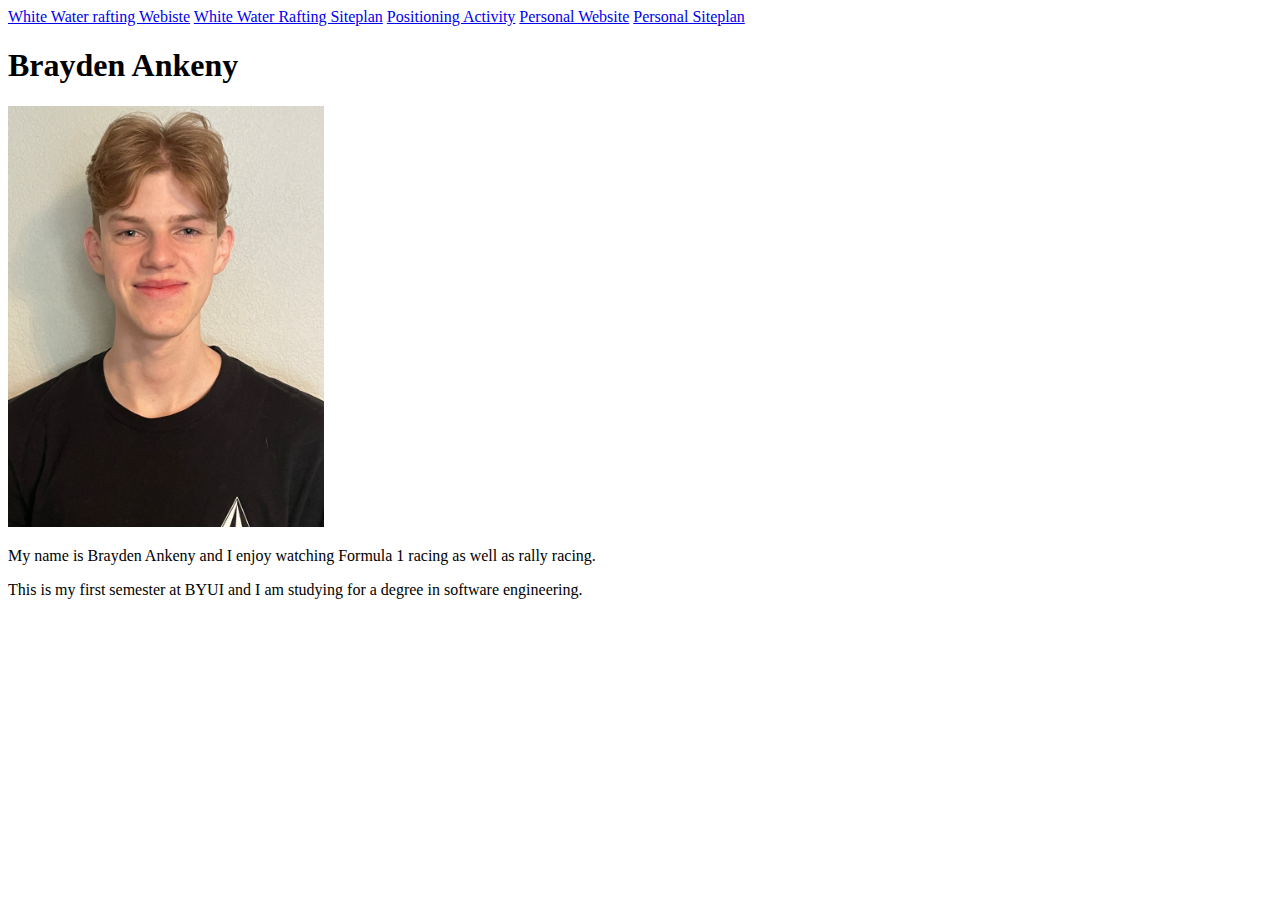
<file: aboutme/index.html>
<!DOCTYPE html>
<html lang="en">
<head>
    <meta charset="UTF-8">
    <meta name="viewport" content="width=device-width, initial-scale=1.0">
    <title>wdd130 | home</title>
</head>
<body>
    <nav>
        <a href="wwr/index.html">White Water rafting Webiste</a>
        <a href="wwr/site-plan-rafting.html">White Water Rafting Siteplan</a>
        <a href="positioning.html">Positioning Activity</a>
        <a href="#">Personal Website</a>
        <a href="#">Personal Siteplan</a>
    </nav>
    <h1>Brayden Ankeny</h1>
    <img src="images/me.jpg" alt="Image of me" width="25%">
    <p> My name is Brayden Ankeny and I enjoy watching Formula 1 racing as well as rally racing.</p>
    <p> This is my first semester at BYUI and I am studying for a degree in software engineering.
</file>
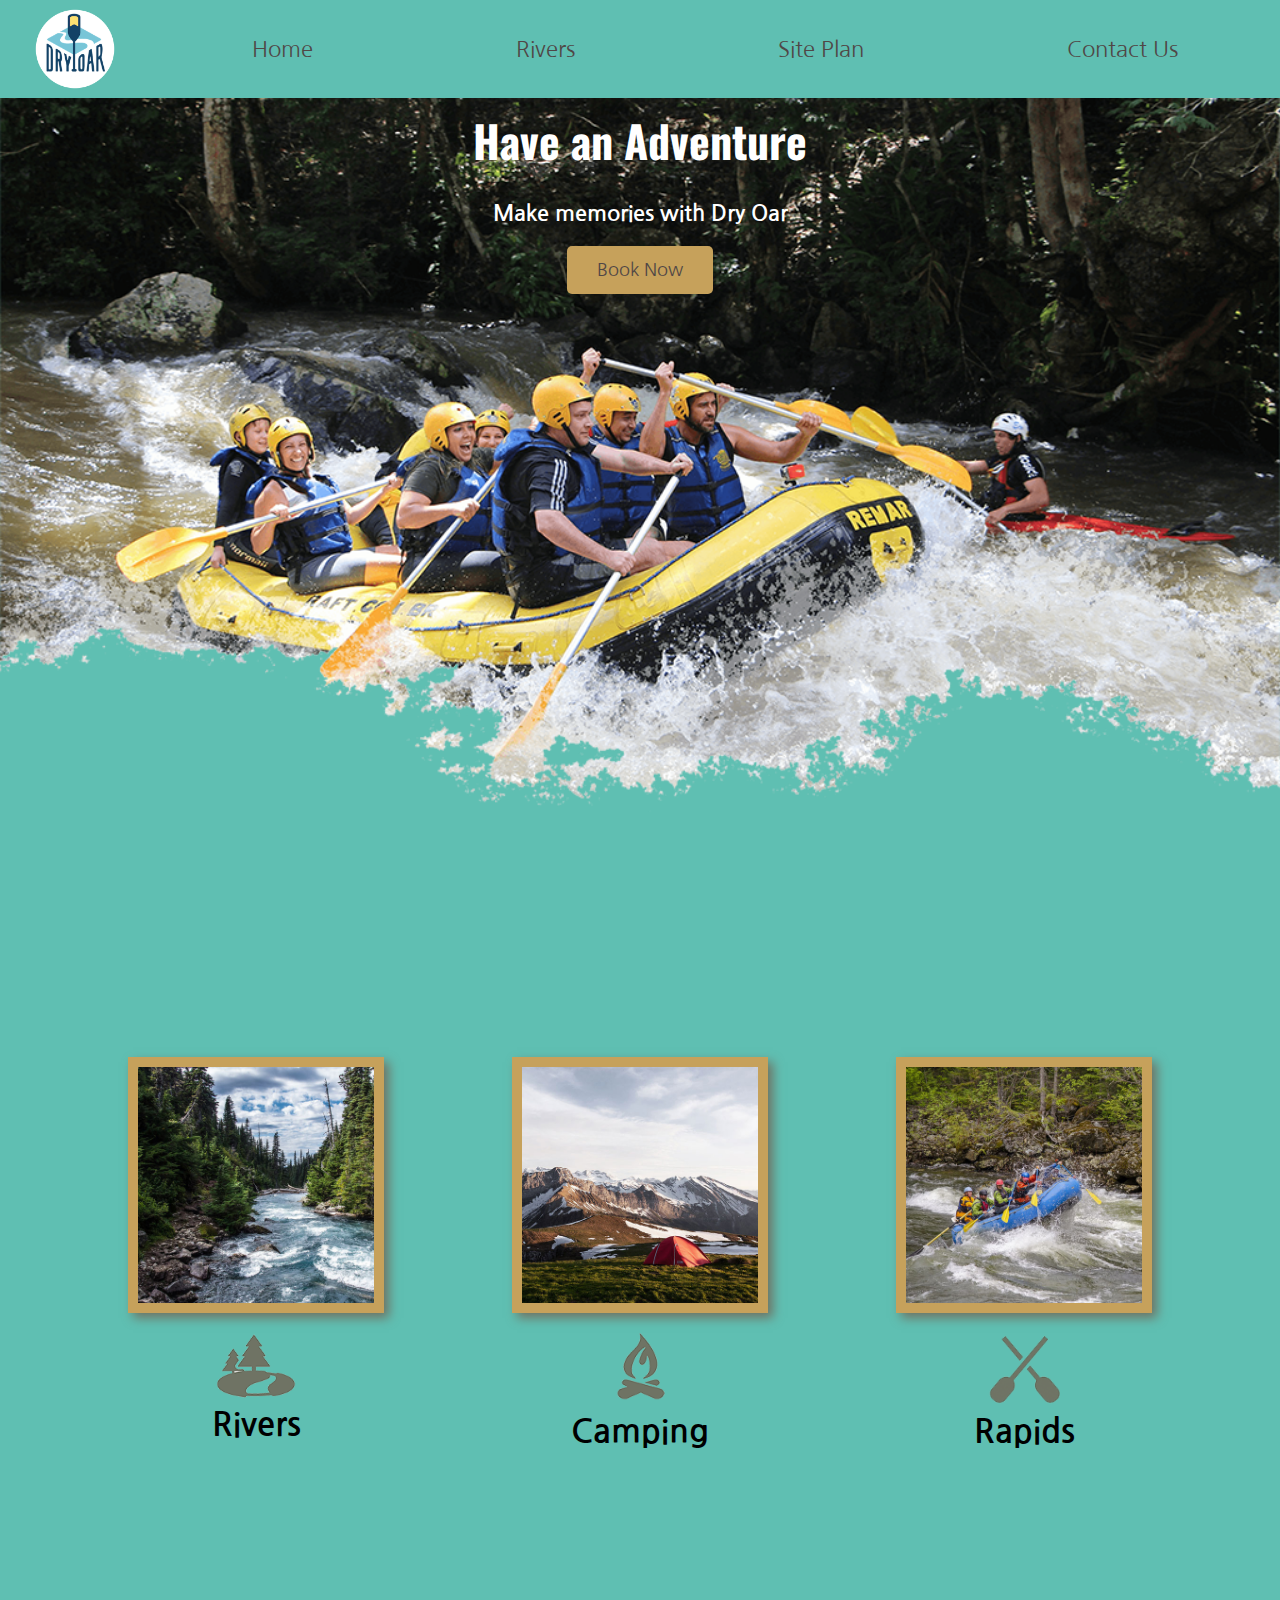
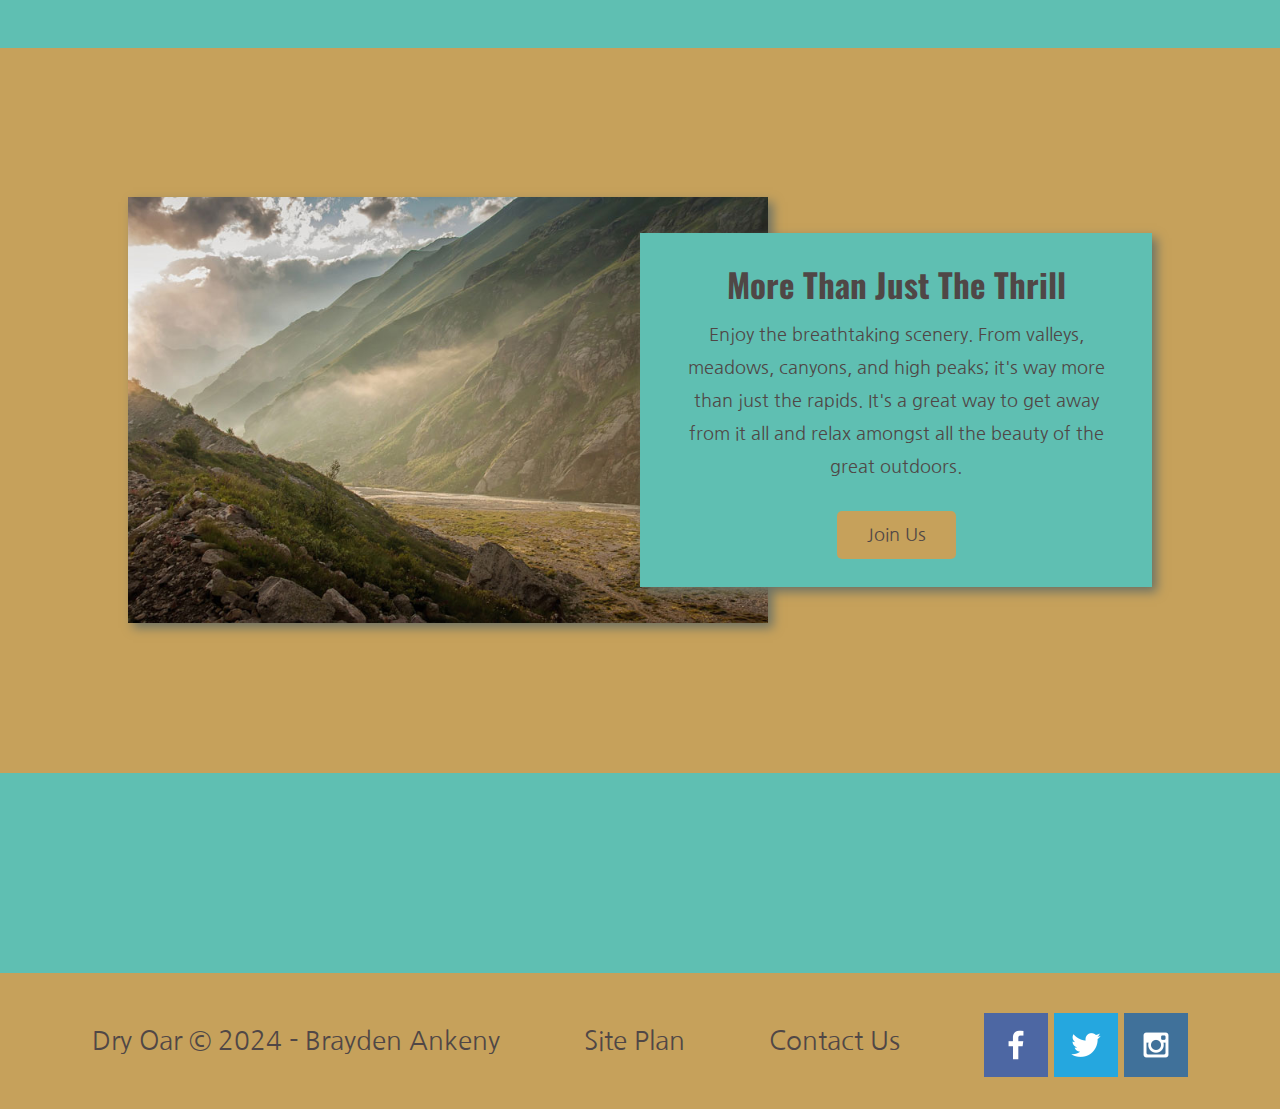
<file: wwr/index.html>
<!DOCTYPE html>
<html lang="en">
<head>
    <meta charset="UTF-8">
    <meta name="viewport" content="width=device-width, initial-scale=1.0">
    <title>White Water Rafting | Home</title>
    <link rel="stylesheet" href="styles/style.css">
</head>
<body>
    <div id="content">
        <header>
            <a id="logo_link" href="index.html">
                <img class="logo" src="images/logo.png" alt="Dry Oar Logo">
            </a>
            <nav>
                <a href="index.html">Home</a>
                <a href="rivers.html">Rivers</a>
                <a href="site-plan-rafting.html">Site Plan</a>
                <a href="contactus.html">Contact Us</a>
            </nav>
        </header>
        <div id="hero">
            <div id="hero-box">
                <img id="hero-img" src="images/hero.png" alt="People enjoying white water rafting">
            </div>
            <section id="hero-msg">
                <h1 class="home-title">Have an Adventure</h1>
                <h4>Make memories with Dry Oar</h4>
                <div class="button-box">
                    <a class="book" href="contactus.html"> Book Now</a>
                </div>
            </section>
        </div>
        <main class="home-grid">
            <section class="rivers-card">
                <img class="card-img" src="images/rivers.jpg" alt="river in forest">
            <img class="icon" src="images/river_icon.png" alt="river icon">
            <h2>Rivers</h2>
            </section>
            <section class="camping-card">
                <img class="card-img" src="images/camping.jpg" alt="tent in mountains">
                <img class="icon" src="images/fire_icon.png" alt="fire icon">
                <h2>Camping</h2>
            </section>
            <section class="rapids-card">
                <img class="card-img" src="images/rapids.jpg" alt="rafting boat">
                <img class="icon" src="images/oars.png" alt="oars icon">
                <h2>Rapids</h2>
            </section>
            <div id="background"></div>
            <img class="mountains" src="images/mountains.jpg" alt="Misty mountains">
            <section class="msg">
                <h2>More Than Just The Thrill</h2>
                <p>Enjoy the breathtaking scenery. From valleys, meadows, canyons, and high peaks; it's way more than just the rapids. It's a great way to get away from it all and relax amongst all the beauty of the great outdoors. </p>
                <a class='join' href="rivers.html">Join Us</a>
            </section>
        </main>
        <footer>
            <p>Dry Oar &copy; 2024 - Brayden Ankeny</p>
            <p><a href="site-plan-rafting.html">Site Plan</a></p>
            <p><a href="contactus.html">Contact Us</a></p>
            <div class="social">
                <a href="https://facebook.com" target="_blank">
                    <img src="images/facebook.png" alt="fb icon">
                </a>
                <a href="https://twitter.com" target="_blank">
                    <img src="images/twitter.png" alt="twitter icon">
                </a>
                <a href="https://instagram.com" target="_blank">
                    <img src="images/instagram.png" alt="instagram icon">
                </a>
            </div>
        </footer>
    </div>
</body>
</html>
</file>
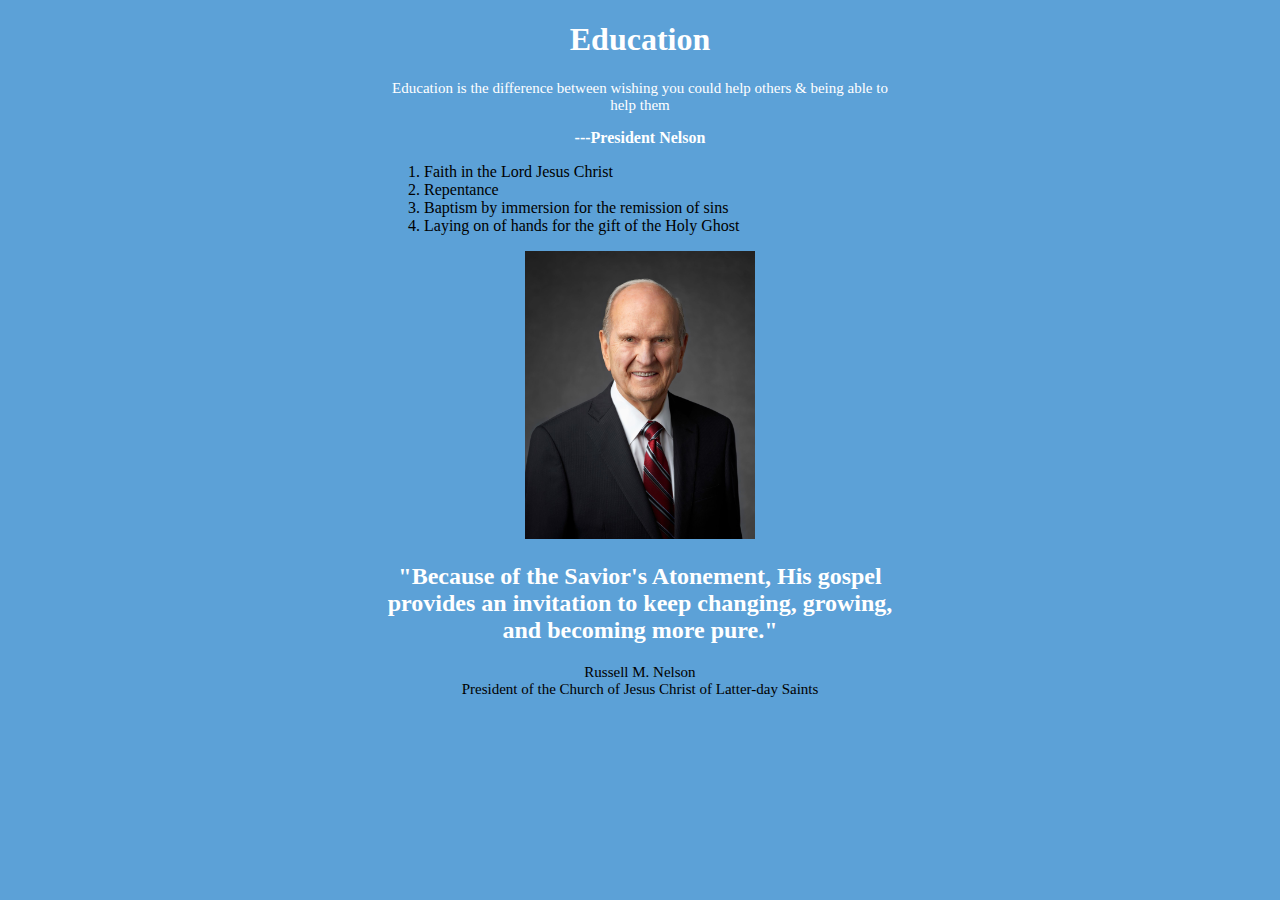
<file: ice/ice4.html>
<!DOCTYPE html>
<html lang="en">
<head>
    <meta charset="UTF-8">
    <meta name="viewport" content="width=device-width, initial-scale=1.0">
    <title>ICE 4 Challenge</title>
    <link rel="stylesheet" href="styles/ice4styles.css">
</head>
<body>
    <main>
        <section>
            <h1> Education </h1>
            <p class="small-text"> Education is the difference between wishing you could help others & being able to help them</p>
            <b>---President Nelson</b>
        </section>
        <ol>
            <li>Faith in the Lord Jesus Christ</li>
            <li>Repentance</li>
            <li>Baptism by immersion for the remission of sins</li>
            <li>Laying on of hands for the gift of the Holy Ghost</li>
        </ol>
        <img src="images/presneilson.jpeg" alt="Portrait of President Russell Neilson.">
        <section>
            <h2>"Because of the Savior's Atonement, His gospel provides an invitation to keep changing, growing, and becoming more pure."</h2>
        </section>
        <p class="small-text">Russell M. Nelson <br>President of the Church of Jesus Christ of Latter-day Saints</p>
    </main>
</body>
</html>
</file>
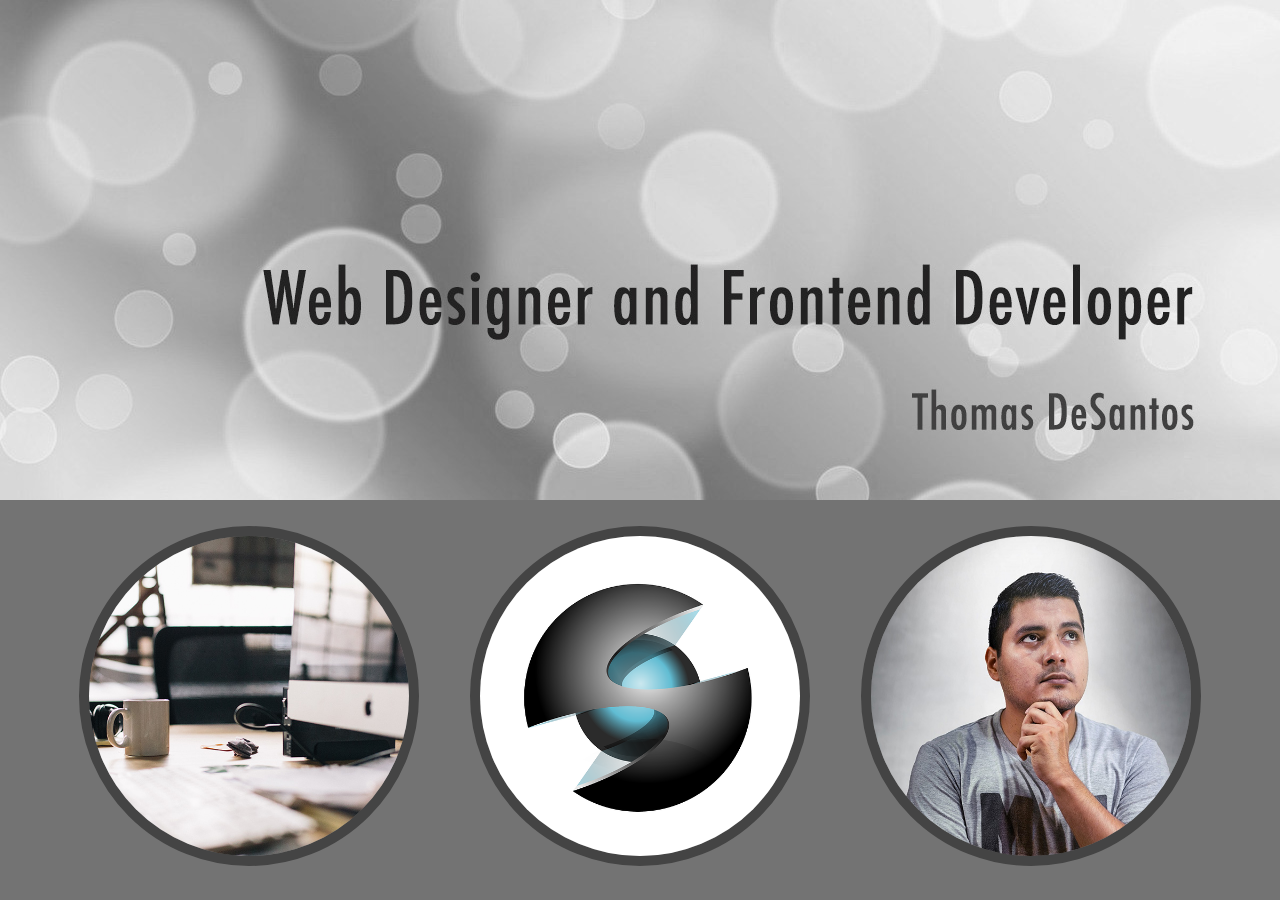
<file: ice/ice5.html>
<!DOCTYPE html>
<html lang="en">
<head>
    <meta charset="UTF-8">
    <meta name="viewport" content="width=device-width, initial-scale=1.0">
    <title>ICE 5 Challenge</title>
    <link rel="stylesheet" href="styles/ice5styles.css">
</head>
<body>
    <img id="title-img" src="images/webbubbles.jpg" alt="Web designer title with bubbles in background.">
    <div id ="imgs">
        <img class = "circle-img" src="images/desk.jpg" alt="a desk">
        <img class = "circle-img" src="images/graphic.png" alt="graphic">
        <img class = "circle-img" src="images/person.jpg" alt="a person">
    </div>
</body>
</html>
</file>
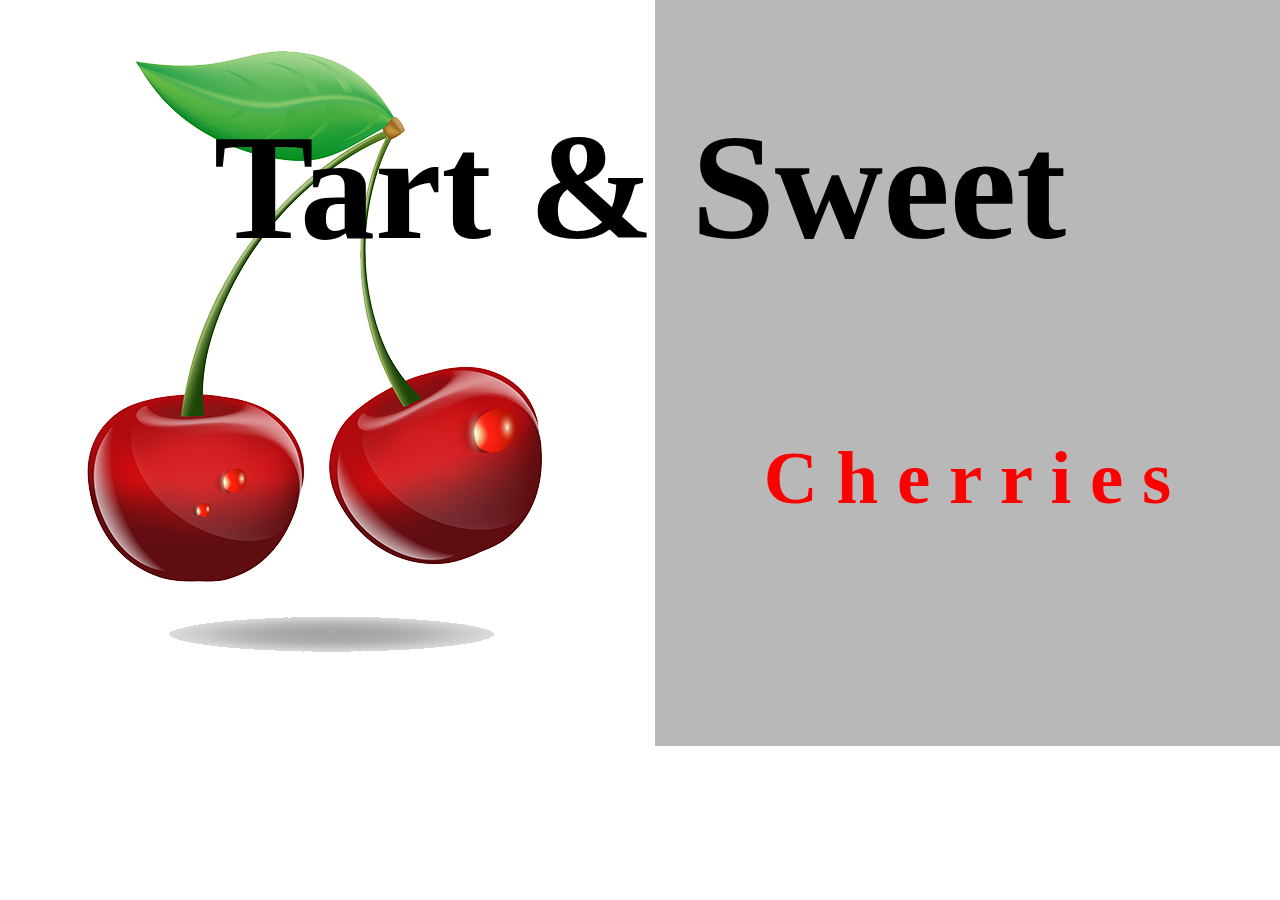
<file: ice/ice6.html>
<!DOCTYPE html>
<html lang="en">
<head>
    <meta charset="UTF-8">
    <meta name="viewport" content="width=device-width, initial-scale=1.0">
    <title>ICE 6 Challenge</title>
    <link rel="stylesheet" href="styles/ice6styles.css">
</head>
<body>
    <div class="background-grid">
        <div class="item1"><img src="images/cherries.png" alt="Image of two cherreis"></div>
        <div class="item2"></div>
        <div class="item3"><h1>Tart & Sweet</h1></div>
        <div class="item4"><h2>C h e r r i e s</h2></div>
    </div>
</body>
</html>
</file>
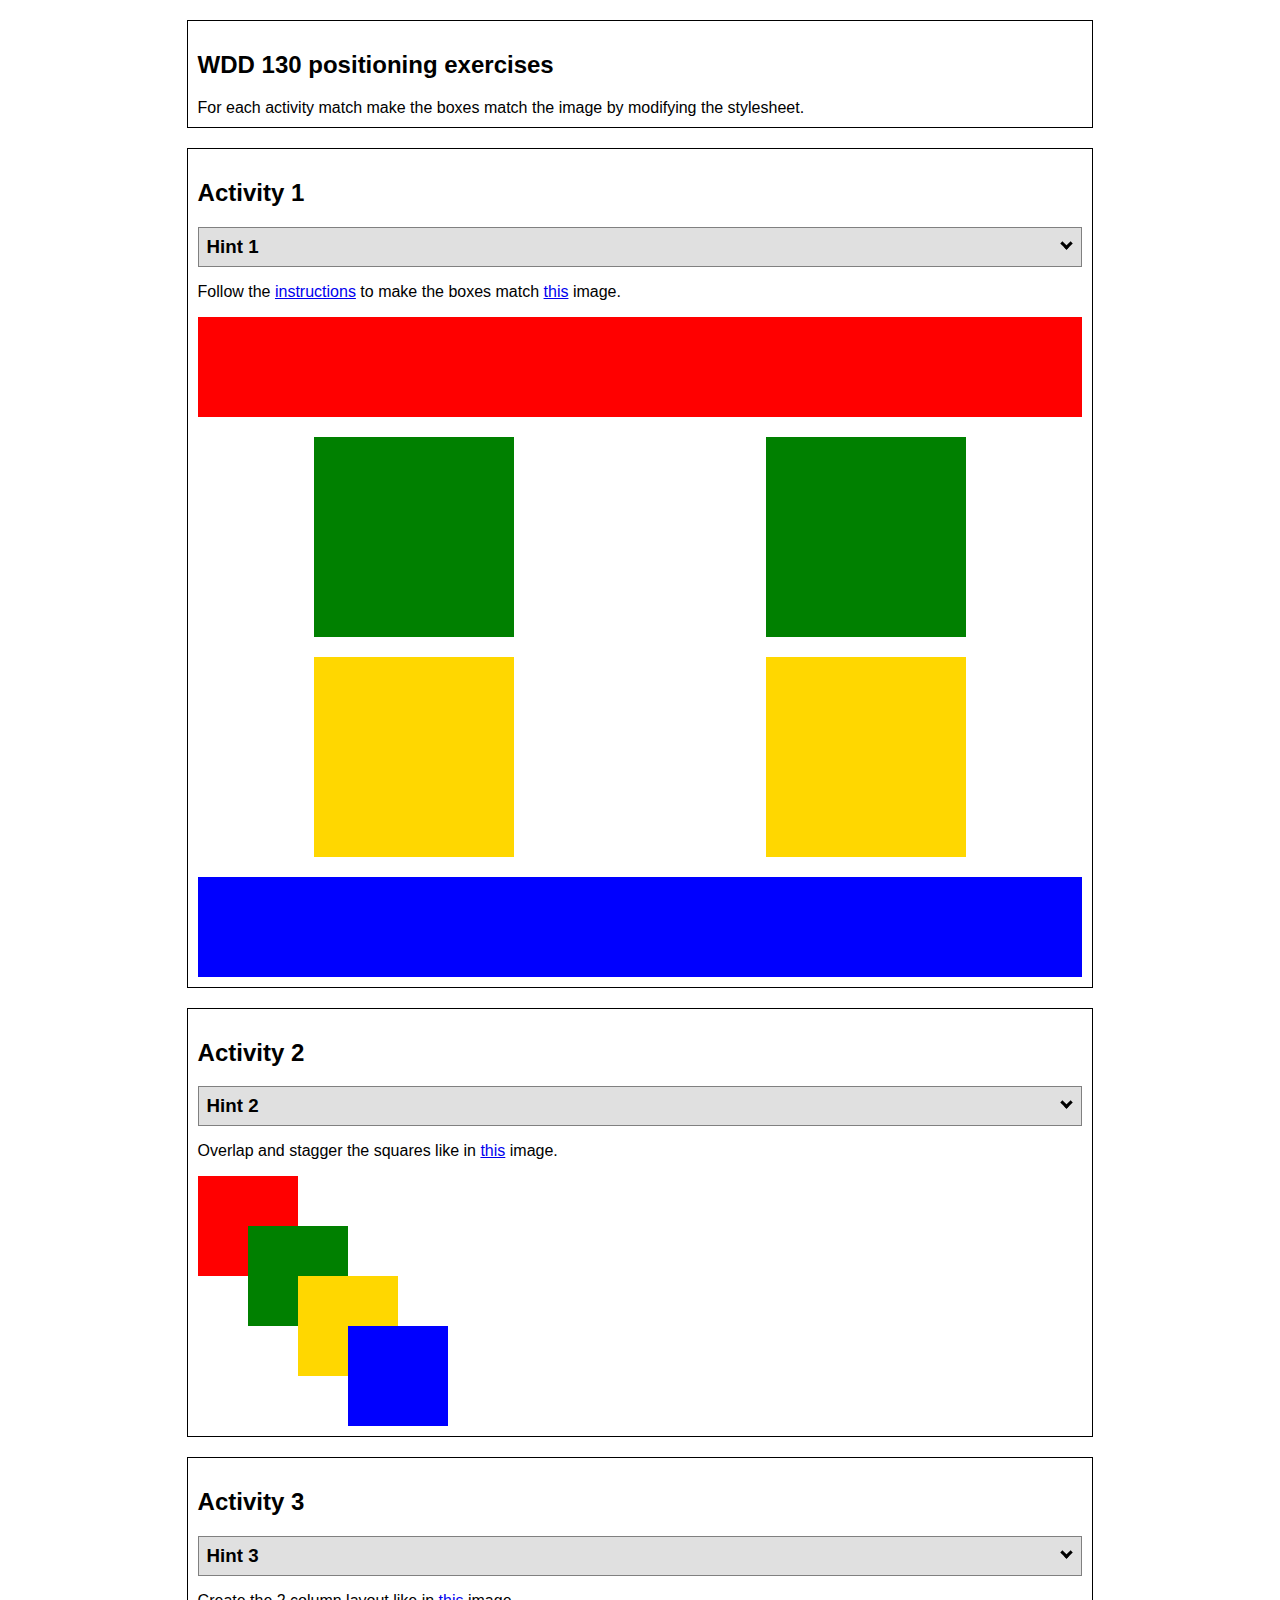
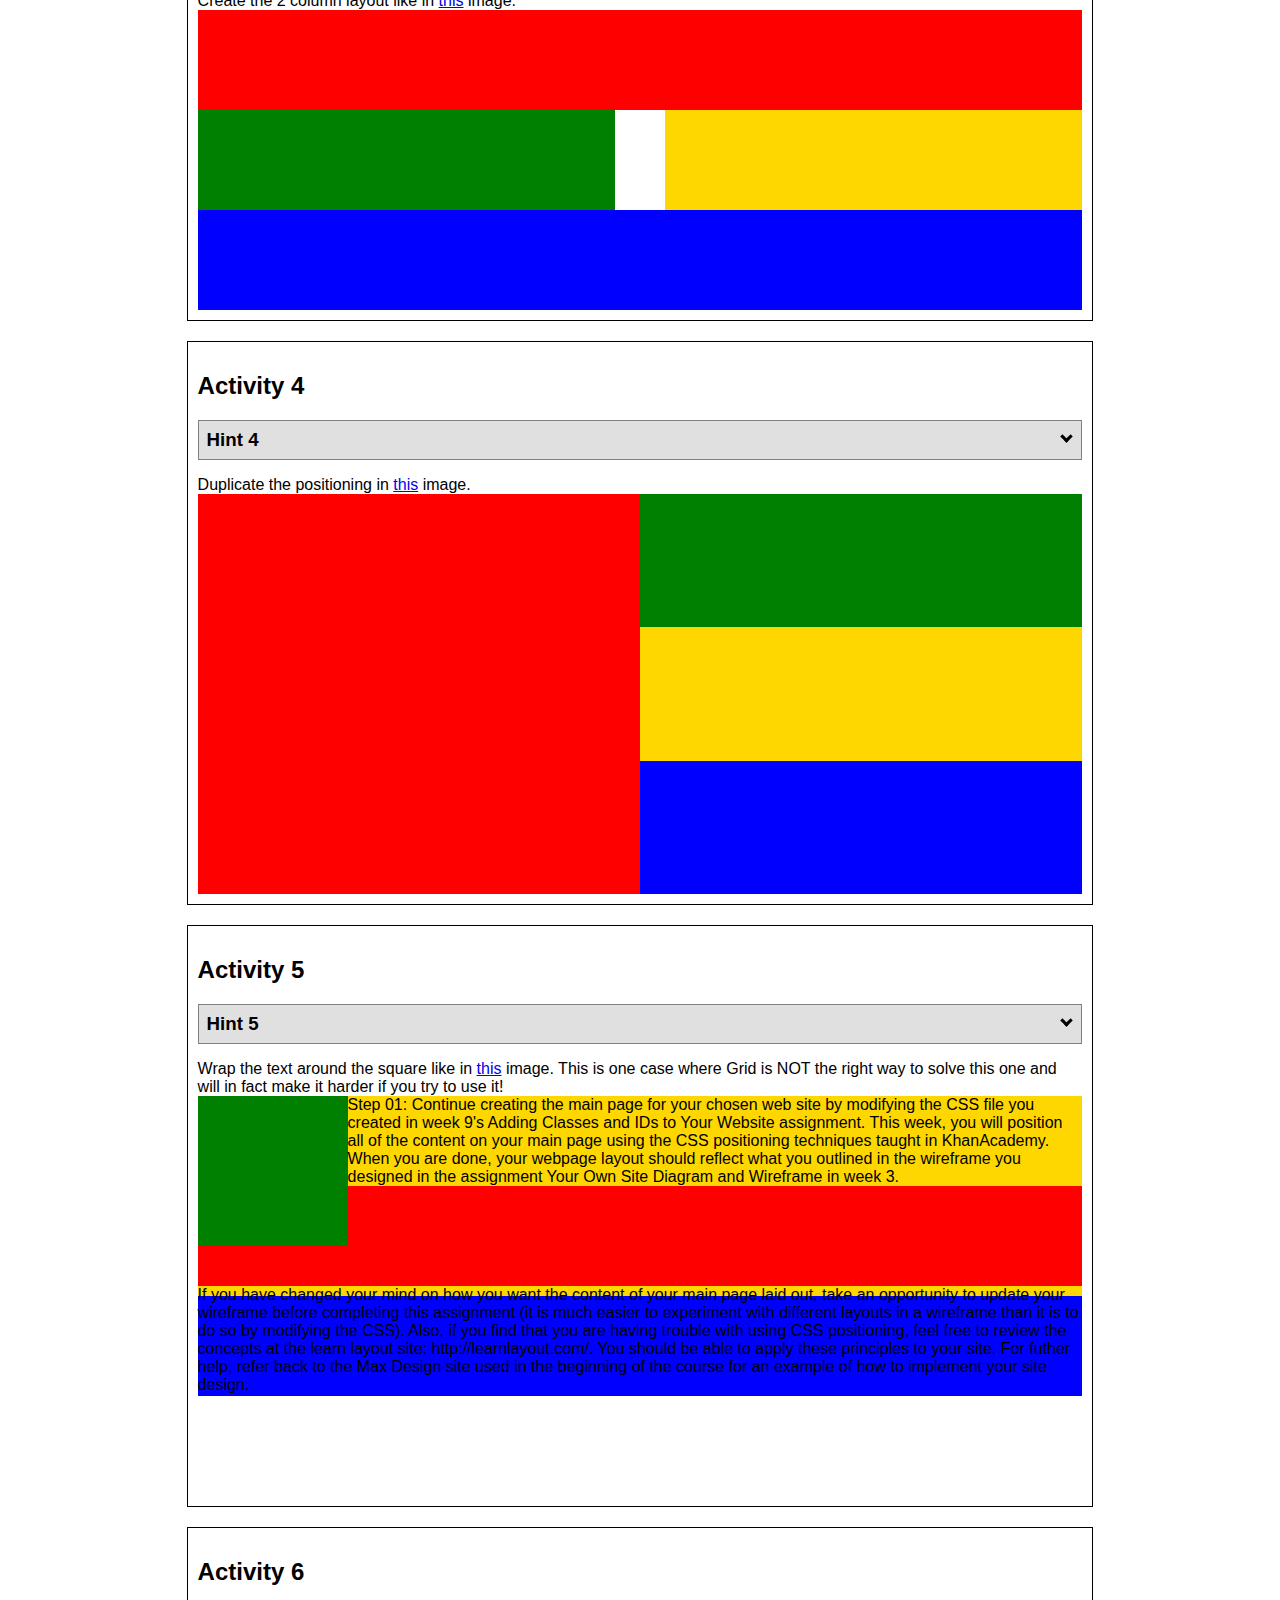
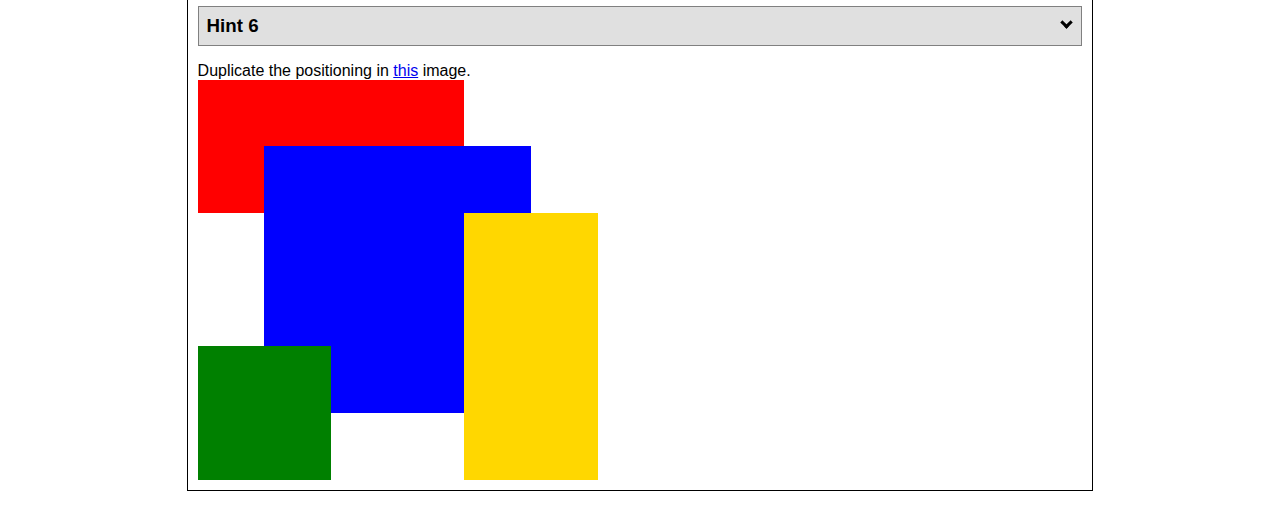
<file: positioning/positioning.html>
<!DOCTYPE html>
<html lang="en">
  <head>
    <!-- HTML - Name: positioning.html -->
    <title>Positioning Activity</title>
    <link rel="stylesheet" type="text/css" href="positionstyles.css">
  </head>
  <body>
    <div class="activity">
      <h2>WDD 130 positioning exercises</h2>
      For each activity match make the boxes match the image by modifying the stylesheet.</div>
    <div class="activity">
      <h2>Activity 1</h2>
      <section class="hint"><input type="checkbox" ><i></i> <h3>Hint 1</h3><div><p>Check out the <a href="https://byui-wdd.github.io/wdd130/activities/w06-css-positioning.html" target="_blank">activity instructions</a> in Ilearn!</p></div></section>
      <p>Follow the <a href="https://byui-wdd.github.io/wdd130/activities/w06-css-positioning.html" target="_blank">instructions</a> to make the boxes match  <a href="https://byui-wdd.github.io/wdd130/images/example1.png" target="_blank">this</a> image.</p>
      <div class="content1" >
        <div class="red1" ></div>
        <div class="green1" ></div>
        <div class="green1" ></div>
        <div class="yellow1"></div>
        <div class="yellow1"></div>
        <div class="blue1"></div>
      </div>
    </div>
    <div class="activity">
      <h2>Activity 2</h2>
      <section class="hint"><input type="checkbox" > <h3>Hint 2</h3><i></i><div>
      <ul>
      <li>grid-template-columns: 50px 50px 50px 50px 50px </li></ul></div></section>
      <p>Overlap and stagger the squares like in <a href="https://byui-wdd.github.io/wdd130/images/example2.png" target="_blank">this</a> image.</p>
      <div class="content2" >
        <div class="red2" ></div>
        <div class="green2" ></div>
        <div class="yellow2"></div>
        <div class="blue2"></div>
      </div>
    </div>
    <div class="activity">
      <h2>Activity 3</h2>
      <section class="hint"><input type="checkbox" > <h3>Hint 3</h3><i></i><div><p>This one is going to be best solved with CSS Grid. Remember to make the boxes the right width first...then start moving them around. </p><h4>Properties used:</h4><ul><li>display:grid;</li><li>grid-template-columns:</li><li>grid-column-gap:</li>
        <li>grid-column:</li>  </ul></div></section>
      Create the 2 column layout like in <a href="https://byui-wdd.github.io/wdd130/images/example3.png" target="_blank">this</a>  image.
      <div class="content3" >
        <div class="red3" ></div>
        <div class="green3" ></div>
        <div class="yellow3"></div>
        <div class="blue3"></div>
      </div>
    </div>
    <div class="activity">
      <h2>Activity 4</h2>
      <section class="hint"><input type="checkbox" > <h3>Hint 4</h3><i></i><div><p>For the others we have been primarily concerned with width. For this one you will need to adjust height as well. </p><h4>Properties used:</h4><ul><li>display:grid;</li><li>grid-template-columns:</li><li>grid-row:</li></ul></div></section>
      Duplicate the positioning in <a href="https://byui-wdd.github.io/wdd130/images/example4.png" target="_blank">this</a> image. 
      <div class="content4" >
        <div class="red4" ></div>
        <div class="yellow4"></div>
        <div class="blue4"></div>
        <div class="green4" ></div>
      </div>
    </div>

    <div class="activity">
      <h2>Activity 5</h2>
      <section class="hint"><input type="checkbox" > <h3>Hint 5</h3><i></i><div><p>Grid is <strong>not</strong> the right way to do this.  In fact there is only one way to really do that...and that is with float. Remember that we float the thing we want the text to wrap around.  Also remember to start by making all the shapes the right size and shape.</p><h4>Properties used:</h4><ul><li>float: left;</li></ul></div></section>
      Wrap the text around the square like in <a href="https://byui-wdd.github.io/wdd130/images/example5.png" target="_blank">this</a> image. This is one case where Grid is NOT the right way to solve this one and will in fact make it harder if you try to use it!
      <div class="content5" >
        <div class="green5" ></div>
        <div class="yellow5">Step 01: Continue creating the main page for your chosen web site by modifying the CSS file you created in week 9's Adding Classes and IDs to Your Website assignment. This week, you will position all of the content on your main page using the CSS positioning techniques taught in KhanAcademy. When you are done, your webpage layout should reflect what you outlined in the wireframe you designed in the assignment Your Own Site Diagram and Wireframe in week 3. <br>
          <div class="red5" ></div>
          If you have changed your mind on how you want the content of your main page laid out, take an opportunity to update your wireframe before completing this assignment (it is much easier to experiment with different layouts in a wireframe than it is to do so by modifying the CSS). Also, if you find that you are having trouble with using CSS positioning, feel free to review the concepts at the learn layout site: http://learnlayout.com/. You should be able to apply these principles to your site. For futher help, refer back to the Max Design site used in the beginning of the course for an example of how to implement your site design.</div>
        <div class="blue5"></div>
      </div>
    </div>
    <div class="activity">
      <h2>Activity 6</h2>
      <section class="hint"><input type="checkbox" > <h3>Hint 6</h3><i></i><div><p>This one is all about visualizing the grid behind the layout. If you are having a hard time doing that first: all the sizes are even multiples of 100, and second here is another example with the lines drawn: <a href="https://byui-wdd.github.io/wdd130/images/example6-hint.png" target="_blank">example 6 with lines</a>. For this one you will find it easiest if you use px for the column width. You can also use <kbd>z-index</kbd> to control the element layering.    </p><h4>Properties used:</h4><ul><li>display:grid;</li><li>grid-template-columns:</li><li>grid-column:</li><li>grid-row:</li><li><a href="https://www.w3schools.com/cssref/pr_pos_z-index.asp" target="_blank">z-index:</a></li></ul></div></section>
      Duplicate the positioning in <a href="https://byui-wdd.github.io/wdd130/images/example6.png" target="_blank">this</a> image.
      <div class="content6" >
        <div class="red6" ></div>
        <div class="green6" ></div>
        <div class="yellow6"></div>
        <div class="blue6"></div>
      </div>
    </div>
  </body>
</html>
</file>
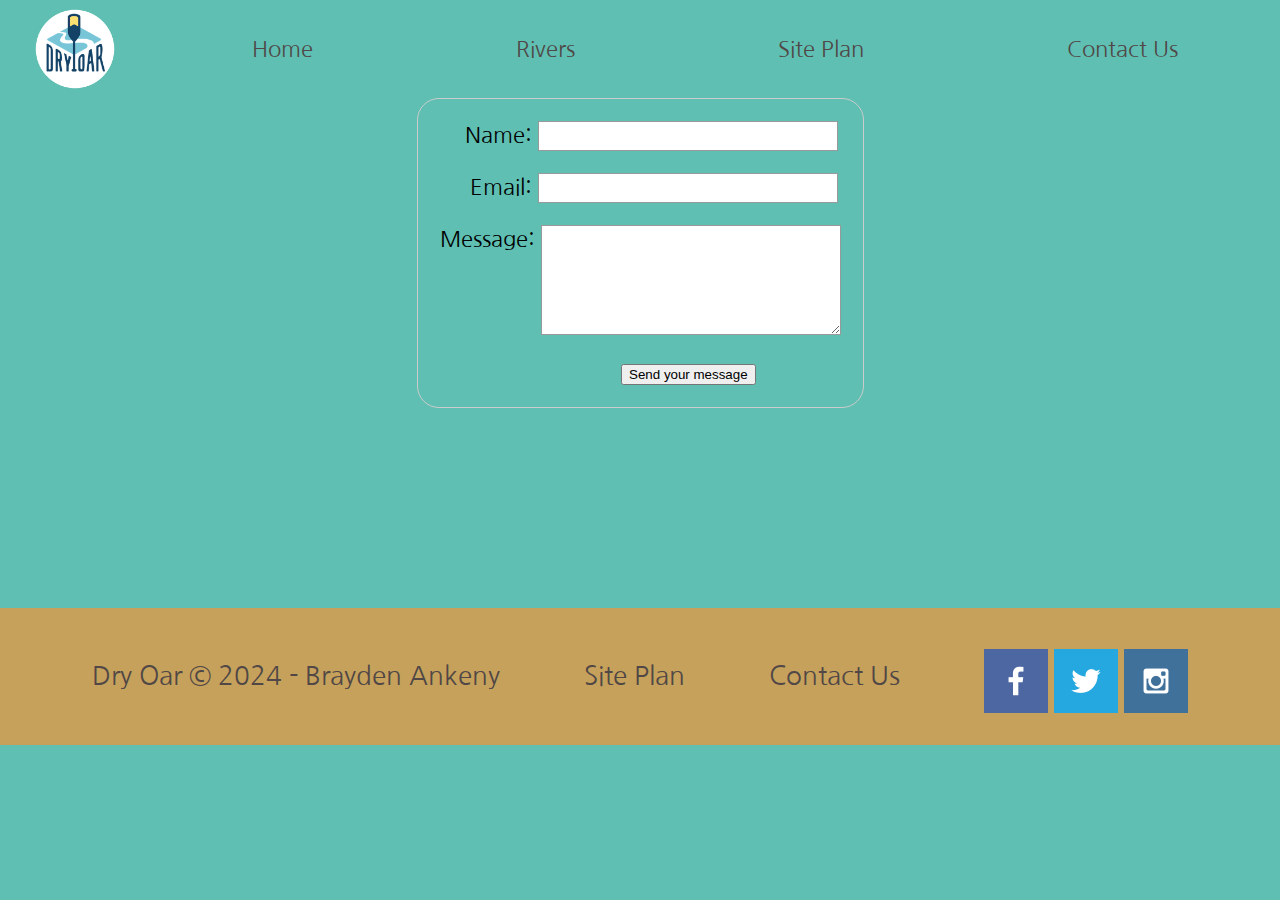
<file: wwr/contactus.html>
<!DOCTYPE html>
<html lang="en">
<head>
    <meta charset="UTF-8">
    <meta name="viewport" content="width=device-width, initial-scale=1.0">
    <title>White Water Rafting | Home</title>
    <link rel="stylesheet" href="styles/style.css">
    <style>
        body {
  /* Center the form on the page */
  text-align: center;
}

form {
  display: inline-block;
  /* Form outline */
  padding: 1em;
  border: 1px solid #ccc;
  border-radius: 1em;
}

ul {
  list-style: none;
  padding: 0;
  margin: 0;
}

form li + li {
  margin-top: 1em;
}

label {
  /* Uniform size & alignment */
  display: inline-block;
  min-width: 90px;
  text-align: right;
}

input,
textarea {
  /* To make sure that all text fields have the same font settings
     By default, textareas have a monospace font */
  font: 1em sans-serif;
  /* Uniform text field size */
  width: 300px;
  box-sizing: border-box;
  /* Match form field borders */
  border: 1px solid #999;
}

input:focus,
textarea:focus {
  /* Additional highlight for focused elements */
  border-color: #000;
}

textarea {
  /* Align multiline text fields with their labels */
  vertical-align: top;
  /* Provide space to type some text */
  height: 5em;
}

.button {
  /* Align buttons with the text fields */
  padding-left: 90px; /* same size as the label elements */
}

button {
  /* This extra margin represent roughly the same space as the space
     between the labels and their text fields */
  margin-left: 0.5em;
}
#feedback {
    background-color: antiquewhite;
    position: absolute;
    top: 0;
    left: 0;
    right: 0;
    padding: .5em;
    /* make this element invisible until we are ready for it */
    display: none;      
}
.moveDown {
    margin-top: 3em;
}
    </style>
</head>
<body>
    <div id="content">
        <header>
            <a id="logo_link" href="index.html">
                <img class="logo" src="images/logo.png" alt="Dry Oar Logo">
            </a>
            <nav>
                <a href="index.html">Home</a>
                <a href="rivers.html">Rivers</a>
                <a href="site-plan-rafting.html">Site Plan</a>
                <a href="contactus.html">Contact Us</a>
            </nav>
        </header>
        <main>
          <div id="feedback"></div>
            <form action="/my-handling-form-page" method="post">
                <ul>
                    <li>
                      <label for="name">Name:</label>
                      <input type="text" id="name" name="user_name" />
                    </li>
                    <li>
                      <label for="mail">Email:</label>
                      <input type="email" id="mail" name="user_email" />
                    </li>
                    <li>
                      <label for="msg">Message:</label>
                      <textarea id="msg" name="user_message"></textarea>
                    </li>
                    <li class="button">
                        <button type="submit">Send your message</button>
                    </li> 
                  </ul>
            </form>
        </main>
        <footer>
            <p>Dry Oar &copy; 2024 - Brayden Ankeny</p>
            <p><a href="site-plan-rafting.html">Site Plan</a></p>
            <p><a href="contactus.html">Contact Us</a></p>
            <div class="social">
                <a href="https://facebook.com" target="_blank">
                    <img src="images/facebook.png" alt="fb icon">
                </a>
                <a href="https://twitter.com" target="_blank">
                    <img src="images/twitter.png" alt="twitter icon">
                </a>
                <a href="https://instagram.com" target="_blank">
                    <img src="images/instagram.png" alt="instagram icon">
                </a>
            </div>
        </footer>
    </div>
    <script>
      // get the feedback div element so we can do something with it.
      const feedbackElement = document.getElementById('feedback');
      // get the form so we can read what was entered in it.
      const formElement = document.forms[0];
      // add a 'listener' to wait for a submission of our form. When that happens run the code below.
      formElement.addEventListener('submit', function(e) {
          // stop the form from doing the default action.
          e.preventDefault();
          // set the contents of our feedback element to a message letting the user know the form was submitted successfully. Notice that we pull the name that was entered in the form to personalize the message!
          feedbackElement.innerHTML = 'Hello '+ formElement.user_name.value +'! Thank you for your message. We will get back with you as soon as possible!';
          // make the feedback element visible.
          feedbackElement.style.display = "block";
          // add a class to move everything down so our message doesn't cover it.
          document.body.classList.toggle('moveDown');
      });
  </script>
</body>
</html>
</file>
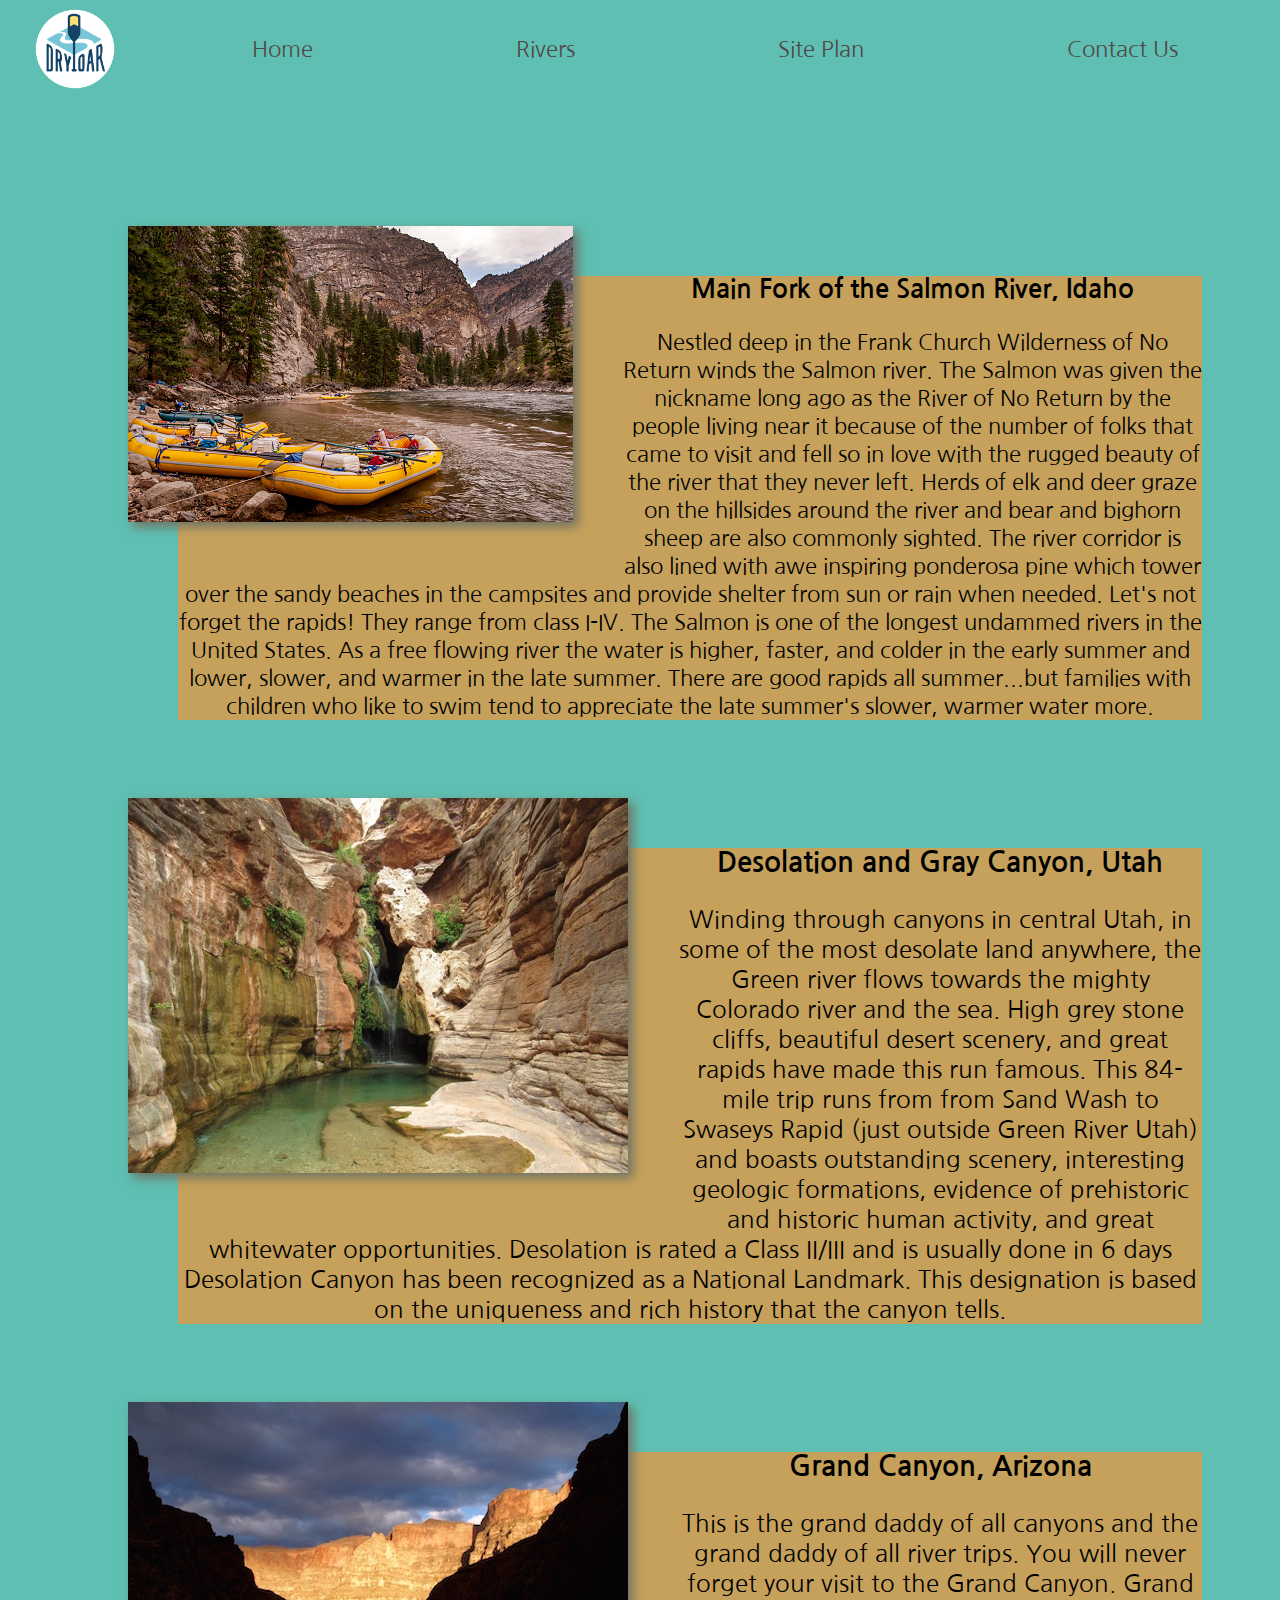
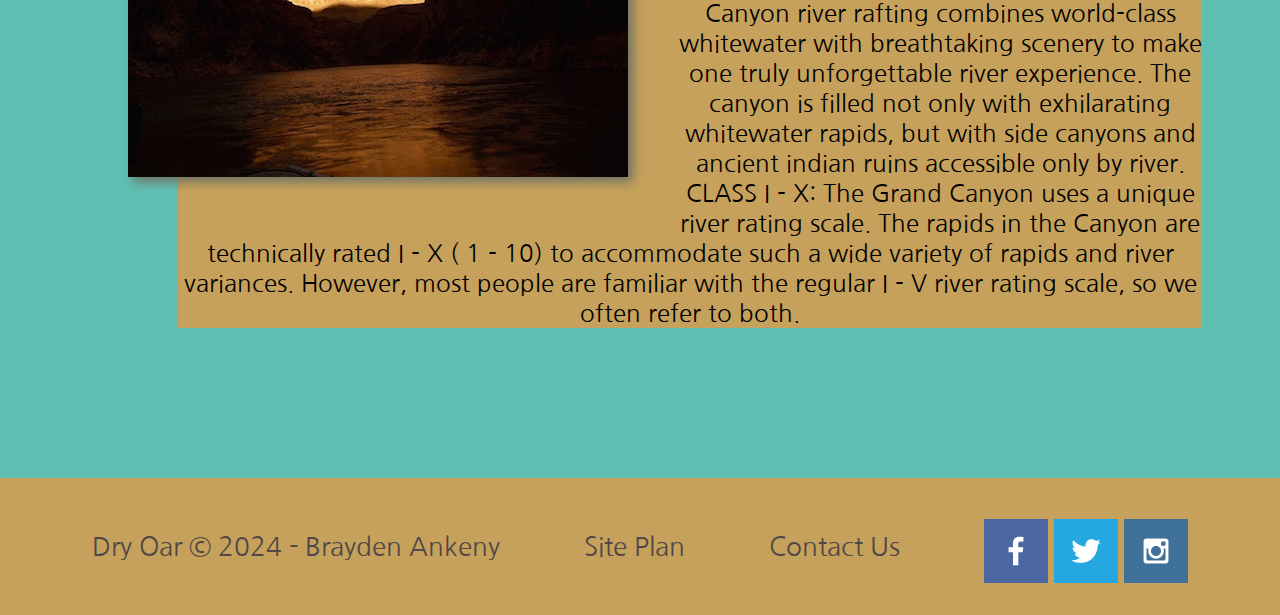
<file: wwr/rivers.html>
<!DOCTYPE html>
<html lang="en">
<head>
    <meta charset="UTF-8">
    <meta name="viewport" content="width=device-width, initial-scale=1.0">
    <title>White Water Rafting | Home</title>
    <link rel="stylesheet" href="styles/style.css">
</head>
<body>
    <div id="content">
        <header>
            <a id="logo_link" href="index.html">
                <img class="logo" src="images/logo.png" alt="Dry Oar Logo">
            </a>
            <nav>
                <a href="index.html">Home</a>
                <a href="rivers.html">Rivers</a>
                <a href="site-plan-rafting.html">Site Plan</a>
                <a href="contactus.html">Contact Us</a>
            </nav>
        </header>
        <main>
            <section class="rivers-grid">
                <div id="salmonriver">
                    <img id="salmonriverpic" src="images/SalmonRiver.jpg" alt="The salmon river">
                    <div id="salmonriverinfo">
                        <h3>Main Fork of the Salmon River, Idaho</h3>
                        <p>Nestled deep in the Frank Church Wilderness of No Return winds the Salmon river. The Salmon was given 
                            the nickname long ago as the River of No Return by the people living near it because of the number 
                            of folks that came to visit and fell so in love with the rugged beauty of the river that they never 
                            left. Herds of elk and deer graze on the hillsides around the river and bear and bighorn sheep are 
                            also commonly sighted. The river corridor is also lined with awe inspiring ponderosa pine which 
                            tower over the sandy beaches in the campsites and provide shelter from sun or rain when needed.
                            Let's not forget the rapids! They range from class I-IV. The Salmon is one of the longest undammed 
                            rivers in the United States. As a free flowing river the water is higher, faster, and colder in the 
                            early summer and lower, slower, and warmer in the late summer. There are good rapids all summer...but 
                            families with children who like to swim tend to appreciate the late summer's slower, warmer water more.</p>
                    </div>
                </div>
                <div id="desolation">
                    <img id="desolationpic" src="images/desolationriver.jpg" alt="The desolation river">
                    <div id="desolationinfo">
                        <h3>Desolation and Gray Canyon, Utah</h3>
                        <p>Winding through canyons in central Utah, in some of the most desolate land anywhere, the Green river 
                            flows towards the mighty Colorado river and the sea. High grey stone cliffs, beautiful desert scenery, 
                            and great rapids have made this run famous. This 84-mile trip runs from from Sand Wash to Swaseys 
                            Rapid (just outside Green River Utah) and boasts outstanding scenery, interesting geologic formations, 
                            evidence of prehistoric and historic human activity, and great whitewater opportunities.
                            Desolation is rated a Class II/III and is usually done in 6 days
                            Desolation Canyon has been recognized as a National Landmark.  This designation is based on the uniqueness 
                            and rich history that the canyon tells.</p>
                    </div>
                </div>
                <div id="grandcanyon">
                    <img id="grandcanyonpic" src="images/grandcanyonriver.jpg" alt="The grand canyon river">
                    <div id="grandcanyoninfo">
                        <h3>Grand Canyon, Arizona</h3>
                        <p>This is the grand daddy of all canyons and the grand daddy of all river trips. You will never forget your 
                            visit to the Grand Canyon. Grand Canyon river rafting combines world-class whitewater with breathtaking 
                            scenery to make one truly unforgettable river experience. The canyon is filled not only with exhilarating 
                            whitewater rapids, but with side canyons and ancient indian ruins accessible only by river.      
                            CLASS I - X: The Grand Canyon uses a unique river rating scale. The rapids in the Canyon are technically 
                            rated I - X ( 1 - 10) to accommodate such a wide variety of rapids and river variances. However, most 
                            people are familiar with the regular I - V river rating scale, so we often refer to both.</p>
                    </div>
                </div>
            </section>
        </main>
        <footer>
            <p>Dry Oar &copy; 2024 - Brayden Ankeny</p>
            <p><a href="site-plan-rafting.html">Site Plan</a></p>
            <p><a href="contactus.html">Contact Us</a></p>
            <div class="social">
                <a href="https://facebook.com" target="_blank">
                    <img src="images/facebook.png" alt="fb icon">
                </a>
                <a href="https://twitter.com" target="_blank">
                    <img src="images/twitter.png" alt="twitter icon">
                </a>
                <a href="https://instagram.com" target="_blank">
                    <img src="images/instagram.png" alt="instagram icon">
                </a>
            </div>
        </footer>
    </div>
</body>
</html>
</file>
<file: wwr/styles/style.css>
@import url('https://fonts.googleapis.com/css2?family=Nanum+Gothic&family=Oswald:wght@200..700&display=swap');

header {
    background-color: #5FBFB2;
    font-family: "Nanum Gothic", Helvetica, sans-serif;
    display: grid;
    grid-template-columns: 150px auto;
}
nav{
    display: flex;
    justify-content: space-around;
}
nav a{
    text-align: center;
    color: #504746;
    text-decoration: none;
    padding: 35px;
}
nav a:hover{
    background-color: #C6A15B;
    color: #504746;
}
body{
    background-color: #5FBFB2;
    font-family: "Nanum Gothic", Helvetica, sans-serif;
    font-size: 22px;
    margin: 0;
    padding: 0;
}
#logo_link{
    padding-top: 5px;
    justify-self: center;
    align-self: center;
}
h2{
    margin: 0;
}
.home-title{
    font-family: "Oswald", Helvetica, sans-serif;
    font-size: 2em;
    margin-top: 10px;
}
#background{
    height: 725px;
    background-color: #C6A15B;
}
#content{
    max-width: 1600px;
    margin: 0 auto;
}
#hero{
    display: grid;
    grid-template-columns: 1fr 3fr 1fr;
    margin-top: -100px; 
}
#hero-box{
    grid-column: 1/4;
    grid-row: 1/3;
    z-index: -1;
}
#hero-msg{
    grid-column: 2/3;
    grid-row: 1/2;
    margin-top: 100px;
}
#hero-img{
    width: 100%;
}
#hero-msg h1, #hero-msg h4{
    text-align: center;
    color: white;
}
.book, .join {
    background-color: #C6A15B;
    color: #504746;
    text-decoration: none;
    font-size: 18px;
    padding: 15px 30px;
    margin-top: 50px;
    border-radius: 5px;
}
.home-grid{
    display: grid;
    grid-template-columns: repeat(10, 1fr)
}
.card-img, .mountains {
    width: 100%;
}
.card-img{
    border: 10px solid #C6A15B;
    transition: transform .5s;
    box-shadow: 5px 5px 10px #6f7364;
}
.card-img:hover{
    opacity: .6;
    transform: scale(1.1);
}
.rivers-card{
    grid-column: 2/4;
    grid-row: 2/3;
}
.camping-card{
    grid-column: 5/7;
    grid-row: 2/3;
}
.rapids-card{
    grid-column: 8/10;
    grid-row: 2/3;
}
#background{
    grid-column: 1/11;
    grid-row: 4/9;
}
.mountains{
    grid-column: 2/7;
    grid-row: 5/8;
    box-shadow: 5px 5px 10px #6f7364;
}
.msg{
    grid-column: 6/10;
    grid-row: 6/7;
    line-height: 1.5em;
    padding: 35px;
    background-color: #5FBFB2;
    box-shadow: 5px 5px 10px #6f7364;
}
main section img {
    box-sizing: border-box;
}
.rivers-card, .camping-card, .rapids-card{
    margin: 200px 0;
}
.book:hover, .join:hover{
    background-color: #866526;
    color: #504746;
}

.msg h2{
    color: #504746;
    font-family: "Oswald", Helvetica, sans-serif;
}
.msg p {
    color: #504746;
    font-size: .8em;
    padding-bottom: 15px;
}
.button-box {
    text-align: center;
}
.icon{
    width: 80px;
    padding-top: 10px;
}
.logo{
    width: 80px;
}
main section {
    text-align: center;
}
.mountains{
    margin: 100px 0;
}
footer{
    background-color: #C6A15B;
    color: #504746;
    padding: 25px 50px;
    margin-top: 200px;
    display: flex;
    justify-content: space-around;
    align-items: center;
}
footer .social img{
    padding-top: 15px;
}
footer p{
    font-size: 1.2em;
}
footer p a:hover{
    text-decoration: underline;
}
footer a{
    color: #504746;
    text-decoration: none;
}
footer a:hover{
    color: #504746;
}

/*Page 2*/

#salmonriver{
    margin: 10%;
}
#salmonriverpic{
    float: left;
    z-index: 1;
    position:relative;
    box-shadow: 5px 5px 10px #6f7364;
}
#salmonriverinfo{
    position:relative;
    top: 50px;
    left: 50px;
    background-color: #C6A15B;
}
#desolation{
    margin: 10%;
}
#desolationpic{
    float: left;
    z-index: 1;
    position:relative;
    box-shadow: 5px 5px 10px #6f7364;
}
#desolationinfo{
    position:relative;
    top: 50px;
    left: 50px;
    font-size: 110%;
    background-color: #C6A15B;
}
#grandcanyon{
    margin: 10%;
}
#grandcanyonpic{
    float: left;
    z-index: 1;
    position:relative;
    box-shadow: 5px 5px 10px #6f7364;
}
#grandcanyoninfo{
    position:relative;
    top: 50px;
    left: 50px;
    font-size: 110%;
    background-color: #C6A15B;
}

@media screen and (max-width: 900px) {
    #hero, .home-grid {
        display: block;
        height: auto;
    }
    nav, footer {
        flex-direction: column;
    }
    nav a {
        display: block;
        padding: 15px;
    }
    #hero {
        margin-top: 0;
    }
    #hero-msg {
        margin-top: 0;
    }
    #hero-msg h4 {
        display: none;
    }
    #hero-msg h1 {
        color: #6f7364;
    }
    .home-title {
        font-size: 25px;
    }
    .rivers-card, .camping-card, .rapids-card { 
        margin: 50px auto;
        width: 60%;
    }
    #background {
        display: none;
    }
    .mountains, .msg {
        width: 80%;
        display: block;
        margin: 0 auto;
    }
    footer {
        margin-top: 25px;
    }
}
</file>
<file: ice/styles/ice4styles.css>
body{
    margin: 10px 30%;
    background-color: #5ca1d7;
}
main{
    text-align: center;
}
h1:hover{
    color: black;
}
.small-text{
    font-size: 15px;
}
section {
    color: white;
}
ol {
    text-align: left;
}
img {
    width: 45%;
    margin: 0 auto;
}
</file>
<file: ice/styles/ice5styles.css>
body{
    margin: 0;
    font-size: 0;
    background-color: #737373;
}
#title-img{
    width: 100%;
}
#imgs{
    text-align: center;
}
.circle-img{
    margin: 2%;
    width: 25%;
    border-radius: 50%;
    border: 10px solid #444444;
}
</file>
<file: ice/styles/ice6styles.css>
body{
    margin: 0;
    padding: 0;
}
.background-grid{
    display: grid;
    grid-template-columns: 1fr 1fr;
    grid-template-rows: 1fr 1fr;
}
.item1{
    grid-column: 1;
    grid-row-start: 1;
    grid-row-end: 3;
}
.item2{
    grid-column: 2;
    grid-row-start: 1;
    grid-row-end: 3;
    background-color: #b9b8b9;
}
.item3{
    grid-row: 1;
    grid-column-start: 1;
    grid-column-end: 3;
    text-align: center;
}
.item4{
    grid-row: 2;
    grid-column: 2;
    text-align: center;
}
h1{
    color: black;
    font-size: 150px;
}
h2{
    color: red;
    font-size: 75px;
}
</file>
<file: positioning/positionstyles.css>
/* CSS - Name: "positionstyles.css" */
/* Activity 1 styles */
.content1 {
  /* This is the parent of the activity 1 boxes. */
  display: grid;
  grid-template-columns: 1fr 1fr;
  justify-items: center;
  gap: 20px;
}
.red1 { 
  width: 100%; 
  height: 100px; 
  background-color: red; 
  grid-column: 1/3;

} 
.green1 {
  width: 200px; 
  height: 200px; 
  background-color: green; 

} 
.yellow1 {
  width: 200px; 
  height: 200px; 
  background-color: gold; 
} 
.blue1 {
  width: 100%; 
  height: 100px; 
  background-color: blue; 
  grid-column: 1/3;
} 
/* Activity 2 styles */ 
.content2 {
  /* This is the parent of the activity 2 boxes. */
  display: grid;
  grid-template-columns: 50px 50px 50px 50px 50px;
  grid-template-rows: 50px 50px 50px 50px 50px;
}
.red2 {
  width: 100px; 
  height: 100px; 
  background-color: red; 
} 
.green2 { 
  width: 100px; 
  height: 100px; 
  background-color: green; 
  grid-column: 2/4;
  grid-row: 2/4;
} 
.yellow2 {
  width: 100px; 
  height: 100px; 
  background-color: gold; 
  grid-column: 3/5;
  grid-row: 3/5;
} 
.blue2 {
  width: 100px; 
  height: 100px; 
  background-color: blue; 
  grid-column: 4/6;
  grid-row: 4/6;
} 
/* Activity 3 styles */ 
.content3 {
  /* This is the parent of the activity 3 boxes. */
  display: grid;
  grid-template-columns: 1fr 1fr;
  grid-column-gap: 50px;
}
.red3 {
  width: 100%; 
  height: 100px; 
  background-color: red; 
  grid-column: 1/3;
} 
.green3 {
  width: 100%; 
  height: 100px; 
  background-color: green;
} 
.yellow3 {
  width: 100%; 
  height: 100px; 
  background-color: gold; 
} 
.blue3 {
  width: 100%;
  height: 100px; 
  background-color: blue; 
  grid-column: 1/3;
} 
/* Activity 4 styles */ 
.content4 {
  /* This is the parent of the activity 4 boxes. */
  display: grid;
  grid-template-columns: 1fr 1fr;
  grid-template-rows: 1fr 1fr 1fr;
  height: 400px;
}
.red4 {
  width: 100%; 
  height: 100%; 
  background-color: red; 
  grid-column: 1;
  grid-row: 1/4;
} 
.green4 {
  width: 100%; 
  height: 100%; 
  background-color: green; 
  grid-row: 1;
} 
.yellow4 {
  width: 100%; 
  height: 100%; 
  background-color: gold; 
  grid-row: 2;
} 
.blue4 {
  width: 100%; 
  height: 100%; 
  background-color: blue; 
  grid-row: 3;
} 
/* Activity 5 styles */ 
.content5 {
  /* This is the parent of the activity 5 boxes. */
  height: 400px;
}
.red5 { 
  width: 100%; 
  height: 100px; 
  background-color: red;
} 
.green5 { 
  width: 150px; 
  height: 150px; 
  background-color: green; 
  float: left;

} 
.yellow5 {
  width: 100%; 
  height: 200px; 
  background-color: gold; 

} 
.blue5 {
  width: 100%; 
  height: 100px; 
  background-color: blue; 
} 
/* Activity 6 styles */ 
.content6 {
  /* This is the parent of the activity 6 boxes. */
  display: grid;
  grid-template-columns: 1fr 1fr 2fr 1fr 1fr;
  grid-template-rows: 1fr 1fr 2fr 1fr 1fr;
  height:400px;
  width: 400px;
}
.red6 {
  width: 100%; 
  height: 100%; 
  background-color: red; 
  grid-column: 1/4;
  grid-row: 1/3;
  z-index: 0;
} 
.green6 {
  width: 100%; 
  height: 100%; 
  background-color: green; 
  grid-column: 1/3;
  grid-row: 4/6;
  z-index: 2;
} 
.yellow6 {
  width: 1005; 
  height: 1005; 
  background-color: gold;
  grid-column: 4/6;
  grid-row: 3/6;
  z-index: 2;
} 
.blue6 {
  width: 100%; 
  height: 100%; 
  background-color: blue; 
  grid-column: 2/5;
  grid-row: 2/5;
  z-index: 1;
} 


/* Do not make any changes below here */
.activity {
  width: 70%; 
  margin: 20px auto; 
  font-family: Arial, sans-serif; 
  border: 1px solid black; 
  padding: 10px; 
  clear:both; 
  overflow: auto;
} 

.hint {
  border: 1px solid grey;
  background: #e0e0e0;
  padding: .5em;
  position: relative;
  margin: 1em 0;
}
.hint h3 {
  margin: 0;
}
.hint:hover {
  background: #d0d0d0;
}
.hint > div {
  display: none;
}

.hint input[type=checkbox] {
  position: absolute;
  width: 100%;
  height: 100%;
  opacity: 0;
  z-index: 1;
  cursor: pointer;
}

.hint input[type=checkbox]:checked ~ div {
  display: block;
}

.hint i {
  position: absolute;
  transform: translate(-6px, 0);
  margin-top: 16px;
  right: 10px;
  top: -3px;
}
.hint i:before, .hint i:after {
  content: "";
  position: absolute;
  background-color: black;
  width: 3px;
  height: 9px;
}
.hint i:before {
  transform: translate(2px, 0) rotate(45deg);
}
.hint i:after {
  transform: translate(-2px, 0) rotate(-45deg);
}

.hint input[type=checkbox]:checked ~ i:before {
  transform: translate(-2px, 0) rotate(45deg);
}
.hint input[type=checkbox]:checked ~ i:after {
  transform: translate(2px, 0) rotate(-45deg);
}
.hint a {
  position: relative;
  z-index: 1;
}
</file>
